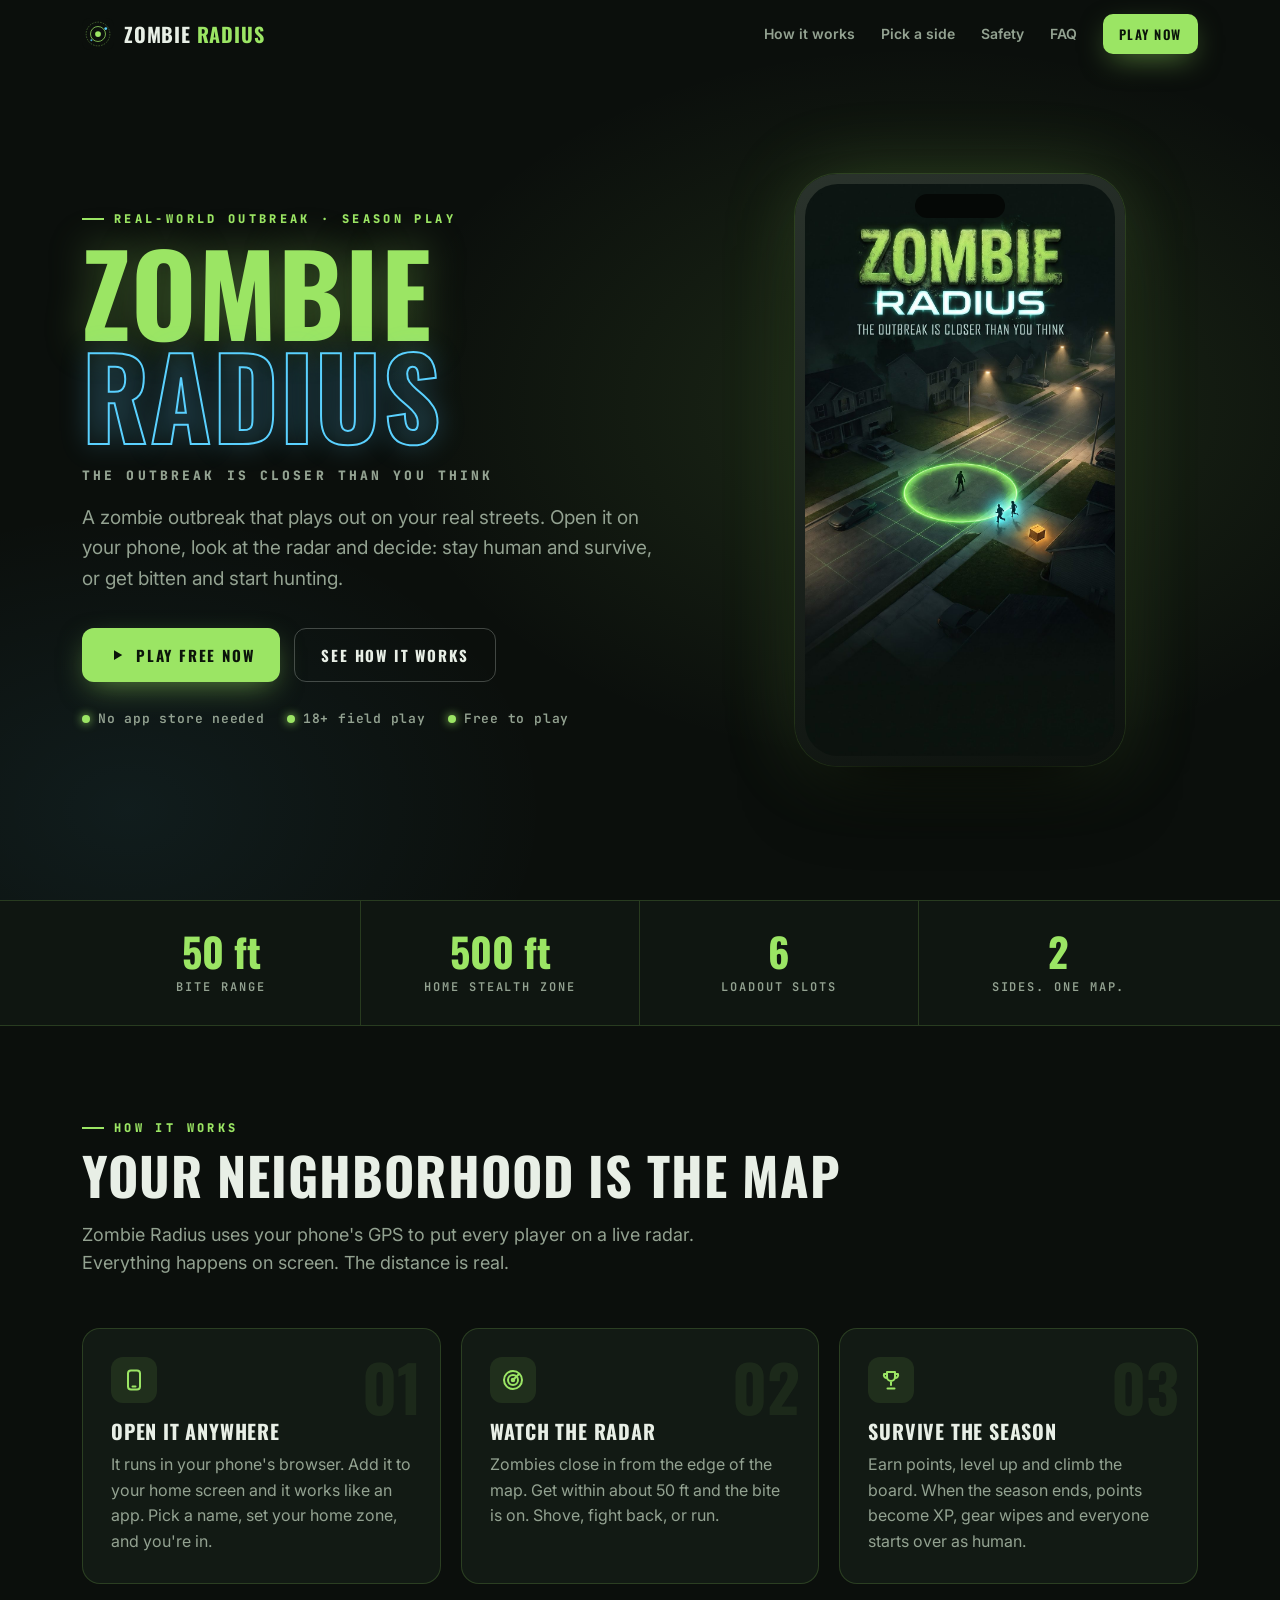
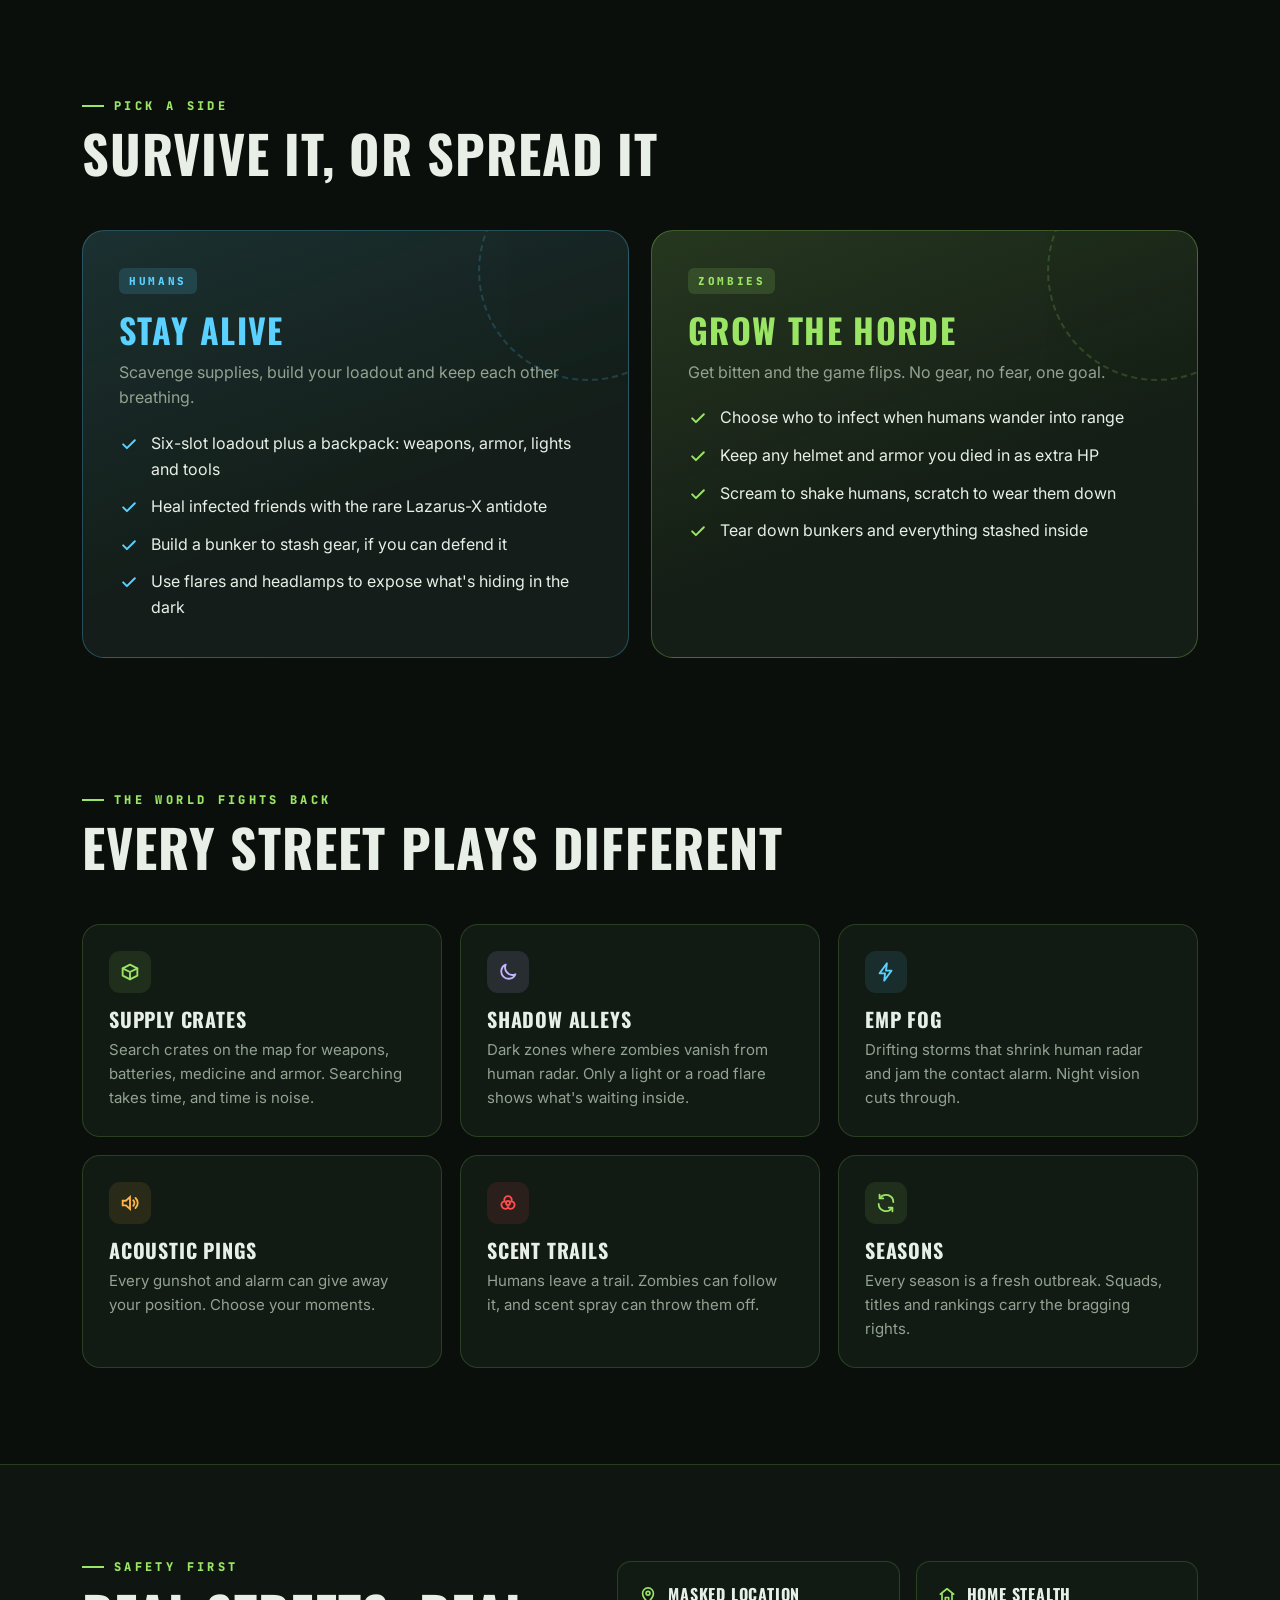
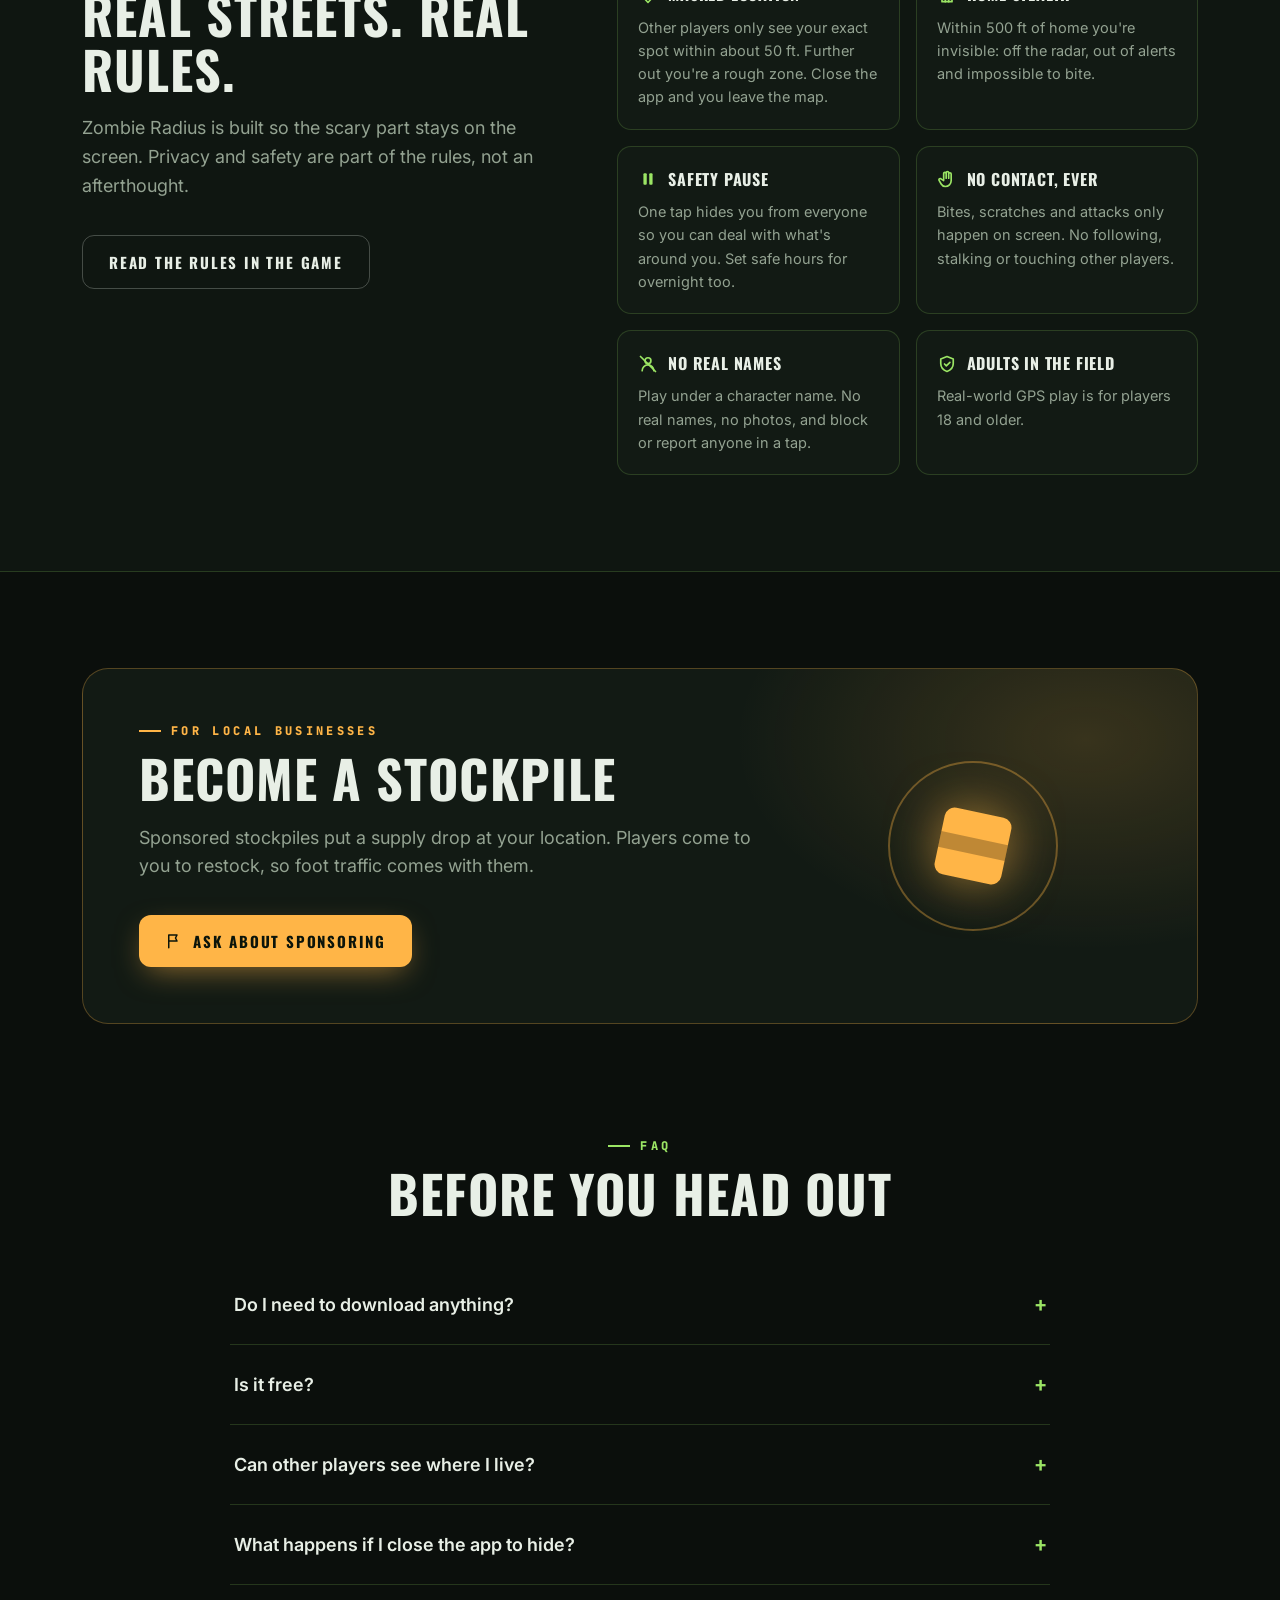
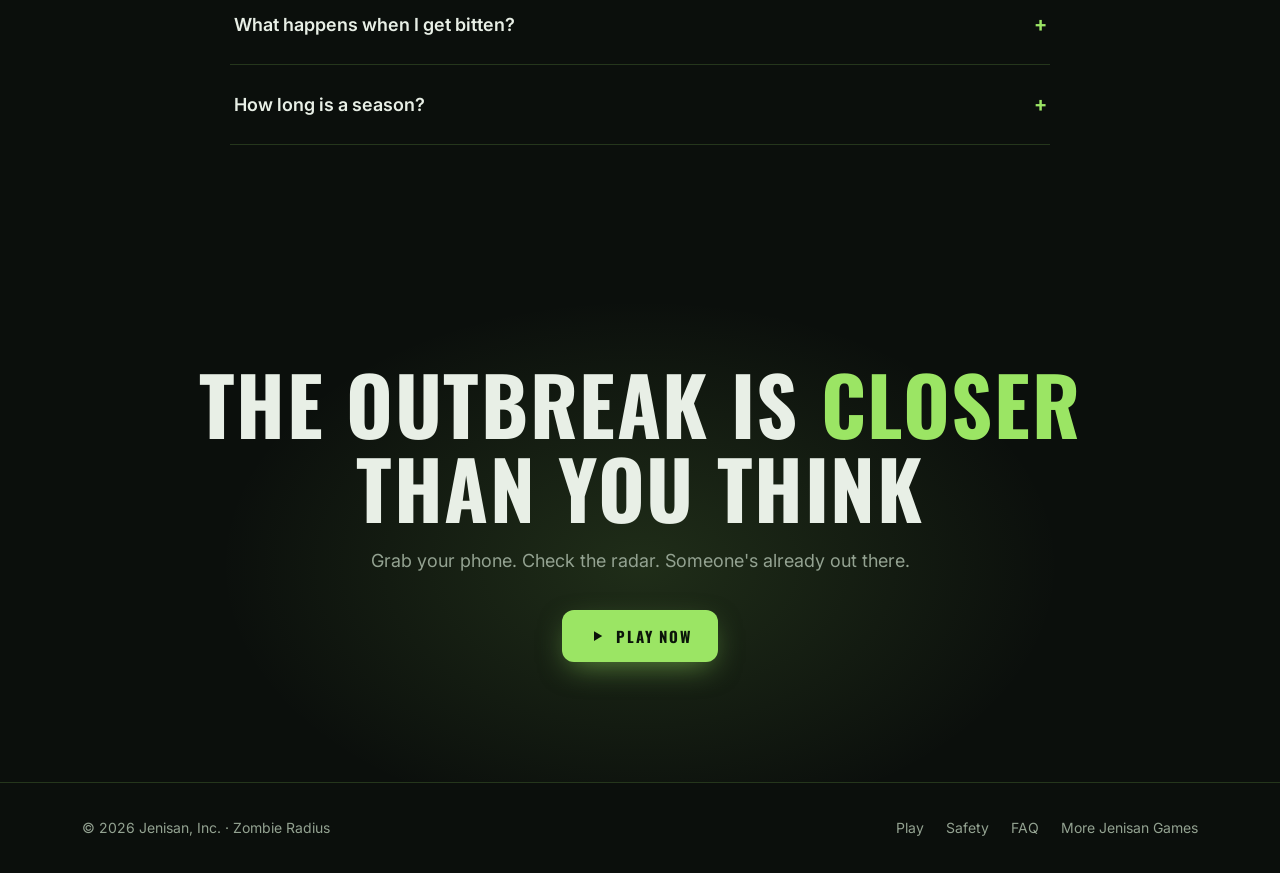
<file: landing/index.html>
<!DOCTYPE html>
<html lang="en">
<head>
<meta charset="utf-8">
<meta name="viewport" content="width=device-width, initial-scale=1, viewport-fit=cover">
<title>Zombie Radius: The outbreak is closer than you think</title>
<meta name="description" content="Zombie Radius is a real-world zombie outbreak played on your phone. Survive as a human, hunt as a zombie, and fight for your neighborhood every season.">
<meta name="theme-color" content="#0b0f0c">
<meta property="og:title" content="Zombie Radius">
<meta property="og:description" content="A real-world zombie outbreak played on your phone. The outbreak is closer than you think.">
<meta property="og:image" content="https://zombieradius.com/splash.jpg">
<meta property="og:url" content="https://zombieradius.com/">
<meta name="twitter:card" content="summary_large_image">
<link rel="canonical" href="https://zombieradius.com/">
<link rel="icon" href="/icon.svg" type="image/svg+xml">
<link rel="apple-touch-icon" href="/apple-touch-icon.png">
<link rel="preconnect" href="https://fonts.googleapis.com">
<link rel="preconnect" href="https://fonts.gstatic.com" crossorigin>
<link href="https://fonts.googleapis.com/css2?family=Oswald:wght@500;700&family=Inter:wght@400;500;600;700;800&family=JetBrains+Mono:wght@600;800&display=swap" rel="stylesheet">
<style>
:root{
  --bg:#0b0f0c; --bg2:#0f1611; --panel:#121a14; --line:rgba(155,229,100,.18);
  --rot:#9be564; --rot-dim:#5d8a3c; --human:#5ad1ff; --warn:#ffb547; --blood:#ff4d4d;
  --text:#e8efe6; --dim:#93a291;
  --f-head:'Oswald',system-ui,sans-serif; --f-body:'Inter',system-ui,sans-serif; --f-mono:'JetBrains Mono',ui-monospace,monospace;
  --wrap:1160px;
}
*{box-sizing:border-box}
html{scroll-behavior:smooth}
body{margin:0;background:var(--bg);color:var(--text);font:16px/1.6 var(--f-body);-webkit-font-smoothing:antialiased}
a{color:inherit}
img{max-width:100%;display:block}
.wrap{max-width:var(--wrap);margin:0 auto;padding:0 22px}
h1,h2,h3{font-family:var(--f-head);text-transform:uppercase;letter-spacing:.02em;line-height:1.05;margin:0}
h2{font-size:clamp(32px,5vw,52px)}
h3{font-size:20px;letter-spacing:.04em}
.eyebrow{font:800 12px/1 var(--f-mono);letter-spacing:.28em;text-transform:uppercase;color:var(--rot);margin-bottom:14px;display:flex;align-items:center;gap:10px}
.eyebrow::before{content:"";width:22px;height:2px;background:currentColor}
.lede{color:var(--dim);font-size:18px;max-width:620px;margin:18px 0 0}
section{padding:96px 0;position:relative}

/* nav */
.nav{position:fixed;top:0;left:0;right:0;z-index:50;transition:background .3s,border-color .3s;border-bottom:1px solid transparent}
.nav.solid{background:rgba(11,15,12,.86);backdrop-filter:blur(12px);-webkit-backdrop-filter:blur(12px);border-color:var(--line)}
.nav .wrap{display:flex;align-items:center;justify-content:space-between;height:68px;padding-top:env(safe-area-inset-top,0)}
.brand{display:flex;align-items:center;gap:10px;text-decoration:none;font:700 20px var(--f-head);text-transform:uppercase;letter-spacing:.04em}
.brand img{width:32px;height:32px;border-radius:8px}
.brand b{color:var(--rot)}
.links{display:flex;gap:26px;align-items:center}
.links a{text-decoration:none;font-size:14px;font-weight:600;color:var(--dim)}
.links a:hover{color:var(--text)}
@media (max-width:820px){.links a:not(.btn){display:none}}

/* buttons */
.btn{display:inline-flex;align-items:center;justify-content:center;gap:10px;font:700 15px var(--f-head);letter-spacing:.12em;text-transform:uppercase;
  text-decoration:none;padding:15px 26px;border-radius:12px;background:var(--rot);color:#0b140a!important;border:0;cursor:pointer;
  box-shadow:0 0 0 0 rgba(155,229,100,.5),0 10px 30px -8px rgba(155,229,100,.55);transition:transform .15s,box-shadow .2s}
.btn:hover{transform:translateY(-2px);box-shadow:0 0 0 6px rgba(155,229,100,.12),0 14px 34px -8px rgba(155,229,100,.6)}
.btn.sm{padding:10px 16px;font-size:13px;border-radius:10px}
.btn.ghost{background:transparent;color:var(--text)!important;border:1px solid rgba(232,239,230,.25);box-shadow:none}
.btn.ghost:hover{border-color:var(--rot);color:var(--rot)!important}
.btn svg{width:18px;height:18px}

/* hero */
.hero{min-height:100vh;min-height:100svh;display:flex;align-items:center;padding:110px 0 70px;overflow:hidden;
  background:radial-gradient(900px 600px at 72% 45%,rgba(155,229,100,.12),transparent 60%),radial-gradient(700px 500px at 10% 90%,rgba(90,209,255,.07),transparent 60%),var(--bg)}
.hero .grid{display:grid;grid-template-columns:1.1fr .9fr;gap:60px;align-items:center}
.hero h1{font-size:clamp(56px,9vw,112px);line-height:.92;letter-spacing:.01em}
.hero h1 .z{color:var(--rot);text-shadow:0 0 40px rgba(155,229,100,.35)}
.hero h1 .r{display:block;color:transparent;-webkit-text-stroke:2px var(--human);text-shadow:0 0 28px rgba(90,209,255,.25)}
.tag{font:800 13px/1.4 var(--f-mono);letter-spacing:.24em;text-transform:uppercase;color:var(--dim);margin-top:22px}
.hero p.lede{font-size:19px}
.cta{display:flex;gap:14px;flex-wrap:wrap;margin-top:34px}
.meta{display:flex;gap:22px;flex-wrap:wrap;margin-top:28px;font:600 13px var(--f-mono);color:var(--dim);letter-spacing:.06em}
.meta span{display:flex;align-items:center;gap:8px}
.meta i{width:8px;height:8px;border-radius:50%;background:var(--rot);box-shadow:0 0 10px var(--rot)}

.phone{position:relative;justify-self:center;width:min(330px,80vw);aspect-ratio:1080/1935;border-radius:42px;padding:10px;
  background:linear-gradient(160deg,#2a332c,#0d120e);box-shadow:0 40px 80px -30px #000,0 0 0 1px rgba(155,229,100,.15),0 0 80px -10px rgba(155,229,100,.25)}
.phone img{width:100%;height:100%;object-fit:cover;border-radius:33px}
.phone::after{content:"";position:absolute;top:20px;left:50%;transform:translateX(-50%);width:90px;height:24px;border-radius:14px;background:#050806}
.pulse{position:absolute;left:50%;top:58%;width:60%;aspect-ratio:1;transform:translate(-50%,-50%);border-radius:50%;pointer-events:none}
.pulse::before,.pulse::after{content:"";position:absolute;inset:0;border-radius:50%;border:2px solid var(--rot);animation:ping 3.2s ease-out infinite;opacity:0}
.pulse::after{animation-delay:1.6s}
@keyframes ping{0%{transform:scale(.3);opacity:.9}100%{transform:scale(2.4);opacity:0}}
@media (max-width:900px){
  .hero .grid{grid-template-columns:1fr;gap:50px;text-align:center}
  .hero .eyebrow,.cta,.meta{justify-content:center}
  .hero p.lede{margin-left:auto;margin-right:auto}
}

/* stat strip */
.strip{padding:0;border-top:1px solid var(--line);border-bottom:1px solid var(--line);background:var(--bg2)}
.strip .wrap{display:grid;grid-template-columns:repeat(4,1fr)}
.stat{padding:30px 18px;text-align:center;border-right:1px solid var(--line)}
.stat:last-child{border-right:0}
.stat b{display:block;font:700 40px/1 var(--f-head);color:var(--rot)}
.stat span{display:block;margin-top:8px;font:600 12px var(--f-mono);letter-spacing:.16em;text-transform:uppercase;color:var(--dim)}
@media (max-width:700px){.strip .wrap{grid-template-columns:1fr 1fr}.stat:nth-child(2){border-right:0}.stat:nth-child(-n+2){border-bottom:1px solid var(--line)}}

/* steps */
.steps{display:grid;grid-template-columns:repeat(3,1fr);gap:20px;margin-top:50px;counter-reset:s}
.step{background:var(--panel);border:1px solid var(--line);border-radius:18px;padding:28px;position:relative;overflow:hidden}
.step::before{counter-increment:s;content:"0" counter(s);position:absolute;right:18px;top:10px;font:700 64px var(--f-head);color:rgba(155,229,100,.08)}
.step .ic{width:46px;height:46px;border-radius:12px;display:grid;place-items:center;background:rgba(155,229,100,.1);color:var(--rot);margin-bottom:18px}
.step .ic svg{width:24px;height:24px}
.step p{color:var(--dim);margin:10px 0 0}
@media (max-width:820px){.steps{grid-template-columns:1fr}}

/* sides */
.sides{display:grid;grid-template-columns:1fr 1fr;gap:22px;margin-top:50px}
.side{border-radius:22px;padding:36px;position:relative;overflow:hidden;border:1px solid}
.side.h{background:linear-gradient(160deg,rgba(90,209,255,.12),rgba(90,209,255,.02) 60%),var(--panel);border-color:rgba(90,209,255,.28)}
.side.z{background:linear-gradient(160deg,rgba(155,229,100,.14),rgba(155,229,100,.02) 60%),var(--panel);border-color:rgba(155,229,100,.3)}
.side .badge{display:inline-block;font:800 11px var(--f-mono);letter-spacing:.24em;padding:6px 10px;border-radius:6px;margin-bottom:18px}
.side.h .badge{background:rgba(90,209,255,.15);color:var(--human)}
.side.z .badge{background:rgba(155,229,100,.15);color:var(--rot)}
.side h3{font-size:34px}
.side.h h3{color:var(--human)} .side.z h3{color:var(--rot)}
.side p{color:var(--dim);margin:12px 0 20px}
.side ul{list-style:none;padding:0;margin:0;display:grid;gap:12px}
.side li{display:flex;gap:12px;align-items:flex-start}
.side li svg{flex:none;width:20px;height:20px;margin-top:3px}
.side.h li svg{color:var(--human)} .side.z li svg{color:var(--rot)}
.side .ring{position:absolute;right:-70px;top:-70px;width:220px;height:220px;border-radius:50%;border:2px dashed;opacity:.18}
.side.h .ring{border-color:var(--human)} .side.z .ring{border-color:var(--rot)}
@media (max-width:820px){.sides{grid-template-columns:1fr}}

/* features */
.feats{display:grid;grid-template-columns:repeat(3,1fr);gap:18px;margin-top:50px}
.feat{background:var(--panel);border:1px solid var(--line);border-radius:18px;padding:26px;transition:border-color .2s,transform .2s}
.feat:hover{border-color:rgba(155,229,100,.45);transform:translateY(-3px)}
.feat .ic{width:42px;height:42px;border-radius:11px;display:grid;place-items:center;margin-bottom:16px}
.feat .ic svg{width:22px;height:22px}
.feat p{color:var(--dim);margin:8px 0 0;font-size:15px}
.c-g{background:rgba(155,229,100,.1);color:var(--rot)} .c-b{background:rgba(90,209,255,.1);color:var(--human)}
.c-a{background:rgba(255,181,71,.1);color:var(--warn)} .c-p{background:rgba(196,181,253,.12);color:#c4b5fd} .c-r{background:rgba(255,77,77,.1);color:var(--blood)}
@media (max-width:960px){.feats{grid-template-columns:1fr 1fr}}
@media (max-width:620px){.feats{grid-template-columns:1fr}}

/* safety */
.safety{background:var(--bg2);border-top:1px solid var(--line);border-bottom:1px solid var(--line)}
.safety .grid{display:grid;grid-template-columns:.9fr 1.1fr;gap:60px;align-items:start}
.checks{display:grid;grid-template-columns:1fr 1fr;gap:16px}
.check{padding:20px;border-radius:14px;background:var(--panel);border:1px solid var(--line)}
.check b{display:flex;align-items:center;gap:10px;font-family:var(--f-head);text-transform:uppercase;letter-spacing:.05em;font-size:16px}
.check b svg{width:20px;height:20px;color:var(--rot);flex:none}
.check p{margin:8px 0 0;color:var(--dim);font-size:14.5px}
@media (max-width:900px){.safety .grid{grid-template-columns:1fr;gap:40px}}
@media (max-width:560px){.checks{grid-template-columns:1fr}}

/* sponsors */
.sponsor{border-radius:26px;padding:56px;display:grid;grid-template-columns:1.3fr .7fr;gap:40px;align-items:center;
  background:radial-gradient(500px 300px at 90% 20%,rgba(255,181,71,.16),transparent 70%),var(--panel);border:1px solid rgba(255,181,71,.28)}
.sponsor .eyebrow{color:var(--warn)}
.sponsor .crate{justify-self:center;width:170px;aspect-ratio:1;position:relative}
.sponsor .crate .box{position:absolute;inset:30%;background:var(--warn);border-radius:10px;box-shadow:0 0 50px rgba(255,181,71,.6);transform:rotate(12deg)}
.sponsor .crate .box::after{content:"";position:absolute;inset:38% 0;background:rgba(0,0,0,.25)}
.sponsor .crate .r{position:absolute;inset:0;border-radius:50%;border:2px solid var(--warn);opacity:.35;animation:ping 3s ease-out infinite}
@media (max-width:820px){.sponsor{grid-template-columns:1fr;padding:34px;text-align:left}.sponsor .crate{display:none}}

/* faq */
.faq{max-width:820px;margin:44px auto 0}
details{border-bottom:1px solid var(--line);padding:20px 4px}
summary{cursor:pointer;list-style:none;display:flex;justify-content:space-between;align-items:center;gap:20px;font:600 18px var(--f-body)}
summary::-webkit-details-marker{display:none}
summary::after{content:"+";font:500 26px var(--f-head);color:var(--rot);transition:transform .2s}
details[open] summary::after{transform:rotate(45deg)}
details p{color:var(--dim);margin:12px 0 0}

/* final cta */
.final{text-align:center;padding:120px 0;overflow:hidden;
  background:radial-gradient(600px 380px at 50% 60%,rgba(155,229,100,.14),transparent 70%),var(--bg)}
.final h2{font-size:clamp(40px,7vw,80px)}
.final h2 span{color:var(--rot)}
.final .lede{margin-left:auto;margin-right:auto}
.final .cta{justify-content:center}
.final .pulse{top:50%;width:420px;max-width:90vw;z-index:0}
.final .wrap{position:relative;z-index:1}

footer{border-top:1px solid var(--line);padding:34px 0 calc(34px + env(safe-area-inset-bottom,0));color:var(--dim);font-size:14px}
footer .wrap{display:flex;justify-content:space-between;gap:20px;flex-wrap:wrap;align-items:center}
footer nav{display:flex;gap:22px;flex-wrap:wrap}
footer a{text-decoration:none} footer a:hover{color:var(--rot)}

@media (max-width:560px){
  .eyebrow{letter-spacing:.18em}
  .hero .eyebrow::before{display:none}
  .tag{letter-spacing:.14em;font-size:12px}
  .cta .btn{width:100%}
  section{padding:72px 0}
  .final h2{font-size:38px}
}
.reveal{opacity:0;transform:translateY(24px);transition:opacity .7s ease,transform .7s ease}
.reveal.in{opacity:1;transform:none}
@media (prefers-reduced-motion:reduce){.reveal{opacity:1;transform:none;transition:none}.pulse::before,.pulse::after,.sponsor .crate .r{animation:none}}
</style>
</head>
<body>

<svg width="0" height="0" style="position:absolute" aria-hidden="true">
  <symbol id="i-check" viewBox="0 0 24 24" fill="none" stroke="currentColor" stroke-width="2.4" stroke-linecap="round" stroke-linejoin="round"><path d="M5 12.5l4.5 4.5L19 7.5"/></symbol>
  <symbol id="i-play" viewBox="0 0 24 24" fill="currentColor"><path d="M8 5.5v13l11-6.5z"/></symbol>
  <symbol id="i-phone" viewBox="0 0 24 24" fill="none" stroke="currentColor" stroke-width="2" stroke-linecap="round"><rect x="6" y="2.5" width="12" height="19" rx="3"/><path d="M10.5 18.5h3"/></symbol>
  <symbol id="i-radar" viewBox="0 0 24 24" fill="none" stroke="currentColor" stroke-width="2" stroke-linecap="round"><circle cx="12" cy="12" r="9"/><circle cx="12" cy="12" r="5"/><circle cx="12" cy="12" r="1.3" fill="currentColor"/><path d="M12 12l6-6"/></symbol>
  <symbol id="i-trophy" viewBox="0 0 24 24" fill="none" stroke="currentColor" stroke-width="2" stroke-linecap="round" stroke-linejoin="round"><path d="M8 4h8v5a4 4 0 0 1-8 0zM8 6H5a3 3 0 0 0 3 4M16 6h3a3 3 0 0 1-3 4M12 13v4M8.5 20.5h7"/></symbol>
  <symbol id="i-gear" viewBox="0 0 24 24" fill="none" stroke="currentColor" stroke-width="2" stroke-linecap="round" stroke-linejoin="round"><path d="M4 8l8-4 8 4v8l-8 4-8-4z"/><path d="M4 8l8 4 8-4M12 12v8"/></symbol>
  <symbol id="i-moon" viewBox="0 0 24 24" fill="none" stroke="currentColor" stroke-width="2" stroke-linecap="round" stroke-linejoin="round"><path d="M20 14.5A8 8 0 0 1 9.5 4a8 8 0 1 0 10.5 10.5z"/></symbol>
  <symbol id="i-bolt" viewBox="0 0 24 24" fill="none" stroke="currentColor" stroke-width="2" stroke-linecap="round" stroke-linejoin="round"><path d="M13 2.5L5 13.5h6l-1 8 8-11h-6z"/></symbol>
  <symbol id="i-home" viewBox="0 0 24 24" fill="none" stroke="currentColor" stroke-width="2" stroke-linecap="round" stroke-linejoin="round"><path d="M4 11l8-6.5 8 6.5M6 9.5V20h12V9.5"/><path d="M10 20v-5h4v5"/></symbol>
  <symbol id="i-cycle" viewBox="0 0 24 24" fill="none" stroke="currentColor" stroke-width="2" stroke-linecap="round" stroke-linejoin="round"><path d="M20 11a8 8 0 0 0-14.5-4.5M4 13a8 8 0 0 0 14.5 4.5"/><path d="M5 3v4h4M19 21v-4h-4"/></symbol>
  <symbol id="i-sound" viewBox="0 0 24 24" fill="none" stroke="currentColor" stroke-width="2" stroke-linecap="round"><path d="M4 9.5v5h3.5L12 18.5v-13L7.5 9.5z"/><path d="M15.5 9a4 4 0 0 1 0 6M18 6.5a7.5 7.5 0 0 1 0 11"/></symbol>
  <symbol id="i-shield" viewBox="0 0 24 24" fill="none" stroke="currentColor" stroke-width="2" stroke-linecap="round" stroke-linejoin="round"><path d="M12 3l7.5 3v5.5c0 4.5-3.2 8-7.5 9.5-4.3-1.5-7.5-5-7.5-9.5V6z"/><path d="M9 12l2.2 2.2L15.5 10"/></symbol>
  <symbol id="i-pin" viewBox="0 0 24 24" fill="none" stroke="currentColor" stroke-width="2" stroke-linecap="round" stroke-linejoin="round"><path d="M12 21s-6.5-6-6.5-11a6.5 6.5 0 0 1 13 0c0 5-6.5 11-6.5 11z"/><circle cx="12" cy="10" r="2.3"/></symbol>
  <symbol id="i-pause" viewBox="0 0 24 24" fill="currentColor"><rect x="6.5" y="5" width="4" height="14" rx="1.2"/><rect x="13.5" y="5" width="4" height="14" rx="1.2"/></symbol>
  <symbol id="i-mask" viewBox="0 0 24 24" fill="none" stroke="currentColor" stroke-width="2" stroke-linecap="round" stroke-linejoin="round"><circle cx="12" cy="8" r="3.5"/><path d="M5 20a7 7 0 0 1 14 0"/><path d="M3 3l18 18"/></symbol>
  <symbol id="i-flag" viewBox="0 0 24 24" fill="none" stroke="currentColor" stroke-width="2" stroke-linecap="round" stroke-linejoin="round"><path d="M5 21V4M5 4h11l-2 4 2 4H5"/></symbol>
  <symbol id="i-hand" viewBox="0 0 24 24" fill="none" stroke="currentColor" stroke-width="2" stroke-linecap="round" stroke-linejoin="round"><path d="M8 13V5.5a1.5 1.5 0 0 1 3 0V11M11 10V4.5a1.5 1.5 0 0 1 3 0V11M14 10.5V6a1.5 1.5 0 0 1 3 0v8a7 7 0 0 1-7 7 6 6 0 0 1-5-3l-2.5-4.3a1.5 1.5 0 0 1 2.6-1.5L8 14"/></symbol>
  <symbol id="i-biohaz" viewBox="0 0 24 24" fill="none" stroke="currentColor" stroke-width="2" stroke-linecap="round"><circle cx="12" cy="12" r="2.2"/><path d="M12 4.5a4 4 0 0 1 3.5 6M12 4.5a4 4 0 0 0-3.5 6M5.5 16.2a4 4 0 0 1 3-6.2M5.5 16.2a4 4 0 0 0 7 .3M18.5 16.2a4 4 0 0 0-3-6.2M18.5 16.2a4 4 0 0 1-7 .3"/></symbol>
</svg>

<header class="nav" id="nav">
  <div class="wrap">
    <a class="brand" href="#top"><img src="/icon.svg" alt=""><span>Zombie <b>Radius</b></span></a>
    <nav class="links">
      <a href="#how">How it works</a>
      <a href="#sides">Pick a side</a>
      <a href="#safety">Safety</a>
      <a href="#faq">FAQ</a>
      <a class="btn sm" href="https://game.zombieradius.com/">Play now</a>
    </nav>
  </div>
</header>

<main id="top">
<section class="hero">
  <div class="wrap grid">
    <div>
      <div class="eyebrow">Real-world outbreak · Season play</div>
      <h1><span class="z">Zombie</span><span class="r">Radius</span></h1>
      <div class="tag">The outbreak is closer than you think</div>
      <p class="lede">A zombie outbreak that plays out on your real streets. Open it on your phone, look at the radar and decide: stay human and survive, or get bitten and start hunting.</p>
      <div class="cta">
        <a class="btn" href="https://game.zombieradius.com/"><svg><use href="#i-play"/></svg>Play free now</a>
        <a class="btn ghost" href="#how">See how it works</a>
      </div>
      <div class="meta"><span><i></i>No app store needed</span><span><i></i>18+ field play</span><span><i></i>Free to play</span></div>
    </div>
    <div class="phone reveal"><img src="/splash.jpg" alt="Zombie Radius game art: a zombie's green bite radius closing in on two survivors on a suburban street at night"><div class="pulse"></div></div>
  </div>
</section>

<section class="strip" aria-label="Key numbers">
  <div class="wrap">
    <div class="stat"><b>50 ft</b><span>Bite range</span></div>
    <div class="stat"><b>500 ft</b><span>Home stealth zone</span></div>
    <div class="stat"><b>6</b><span>Loadout slots</span></div>
    <div class="stat"><b>2</b><span>Sides. One map.</span></div>
  </div>
</section>

<section id="how">
  <div class="wrap">
    <div class="eyebrow">How it works</div>
    <h2>Your neighborhood is the map</h2>
    <p class="lede">Zombie Radius uses your phone's GPS to put every player on a live radar. Everything happens on screen. The distance is real.</p>
    <div class="steps">
      <div class="step reveal"><div class="ic"><svg><use href="#i-phone"/></svg></div><h3>Open it anywhere</h3><p>It runs in your phone's browser. Add it to your home screen and it works like an app. Pick a name, set your home zone, and you're in.</p></div>
      <div class="step reveal"><div class="ic"><svg><use href="#i-radar"/></svg></div><h3>Watch the radar</h3><p>Zombies close in from the edge of the map. Get within about 50 ft and the bite is on. Shove, fight back, or run.</p></div>
      <div class="step reveal"><div class="ic"><svg><use href="#i-trophy"/></svg></div><h3>Survive the season</h3><p>Earn points, level up and climb the board. When the season ends, points become XP, gear wipes and everyone starts over as human.</p></div>
    </div>
  </div>
</section>

<section id="sides" style="padding-top:20px">
  <div class="wrap">
    <div class="eyebrow">Pick a side</div>
    <h2>Survive it, or spread it</h2>
    <div class="sides">
      <div class="side h reveal"><div class="ring"></div>
        <span class="badge">HUMANS</span><h3>Stay alive</h3>
        <p>Scavenge supplies, build your loadout and keep each other breathing.</p>
        <ul>
          <li><svg><use href="#i-check"/></svg><span>Six-slot loadout plus a backpack: weapons, armor, lights and tools</span></li>
          <li><svg><use href="#i-check"/></svg><span>Heal infected friends with the rare Lazarus-X antidote</span></li>
          <li><svg><use href="#i-check"/></svg><span>Build a bunker to stash gear, if you can defend it</span></li>
          <li><svg><use href="#i-check"/></svg><span>Use flares and headlamps to expose what's hiding in the dark</span></li>
        </ul>
      </div>
      <div class="side z reveal"><div class="ring"></div>
        <span class="badge">ZOMBIES</span><h3>Grow the horde</h3>
        <p>Get bitten and the game flips. No gear, no fear, one goal.</p>
        <ul>
          <li><svg><use href="#i-check"/></svg><span>Choose who to infect when humans wander into range</span></li>
          <li><svg><use href="#i-check"/></svg><span>Keep any helmet and armor you died in as extra HP</span></li>
          <li><svg><use href="#i-check"/></svg><span>Scream to shake humans, scratch to wear them down</span></li>
          <li><svg><use href="#i-check"/></svg><span>Tear down bunkers and everything stashed inside</span></li>
        </ul>
      </div>
    </div>
  </div>
</section>

<section id="features" style="padding-top:40px">
  <div class="wrap">
    <div class="eyebrow">The world fights back</div>
    <h2>Every street plays different</h2>
    <div class="feats">
      <div class="feat reveal"><div class="ic c-g"><svg><use href="#i-gear"/></svg></div><h3>Supply crates</h3><p>Search crates on the map for weapons, batteries, medicine and armor. Searching takes time, and time is noise.</p></div>
      <div class="feat reveal"><div class="ic c-p"><svg><use href="#i-moon"/></svg></div><h3>Shadow Alleys</h3><p>Dark zones where zombies vanish from human radar. Only a light or a road flare shows what's waiting inside.</p></div>
      <div class="feat reveal"><div class="ic c-b"><svg><use href="#i-bolt"/></svg></div><h3>EMP fog</h3><p>Drifting storms that shrink human radar and jam the contact alarm. Night vision cuts through.</p></div>
      <div class="feat reveal"><div class="ic c-a"><svg><use href="#i-sound"/></svg></div><h3>Acoustic pings</h3><p>Every gunshot and alarm can give away your position. Choose your moments.</p></div>
      <div class="feat reveal"><div class="ic c-r"><svg><use href="#i-biohaz"/></svg></div><h3>Scent trails</h3><p>Humans leave a trail. Zombies can follow it, and scent spray can throw them off.</p></div>
      <div class="feat reveal"><div class="ic c-g"><svg><use href="#i-cycle"/></svg></div><h3>Seasons</h3><p>Every season is a fresh outbreak. Squads, titles and rankings carry the bragging rights.</p></div>
    </div>
  </div>
</section>

<section class="safety" id="safety">
  <div class="wrap grid">
    <div>
      <div class="eyebrow">Safety first</div>
      <h2>Real streets. Real rules.</h2>
      <p class="lede">Zombie Radius is built so the scary part stays on the screen. Privacy and safety are part of the rules, not an afterthought.</p>
      <div class="cta"><a class="btn ghost" href="https://game.zombieradius.com/">Read the rules in the game</a></div>
    </div>
    <div class="checks">
      <div class="check reveal"><b><svg><use href="#i-pin"/></svg>Masked location</b><p>Other players only see your exact spot within about 50 ft. Further out you're a rough zone. Close the app and you leave the map.</p></div>
      <div class="check reveal"><b><svg><use href="#i-home"/></svg>Home stealth</b><p>Within 500 ft of home you're invisible: off the radar, out of alerts and impossible to bite.</p></div>
      <div class="check reveal"><b><svg><use href="#i-pause"/></svg>Safety pause</b><p>One tap hides you from everyone so you can deal with what's around you. Set safe hours for overnight too.</p></div>
      <div class="check reveal"><b><svg><use href="#i-hand"/></svg>No contact, ever</b><p>Bites, scratches and attacks only happen on screen. No following, stalking or touching other players.</p></div>
      <div class="check reveal"><b><svg><use href="#i-mask"/></svg>No real names</b><p>Play under a character name. No real names, no photos, and block or report anyone in a tap.</p></div>
      <div class="check reveal"><b><svg><use href="#i-shield"/></svg>Adults in the field</b><p>Real-world GPS play is for players 18 and older.</p></div>
    </div>
  </div>
</section>

<section id="sponsors">
  <div class="wrap">
    <div class="sponsor reveal">
      <div>
        <div class="eyebrow">For local businesses</div>
        <h2>Become a stockpile</h2>
        <p class="lede">Sponsored stockpiles put a supply drop at your location. Players come to you to restock, so foot traffic comes with them.</p>
        <div class="cta"><a class="btn" style="background:var(--warn);box-shadow:0 10px 30px -8px rgba(255,181,71,.55)" href="mailto:?subject=Zombie%20Radius%20sponsored%20stockpile"><svg><use href="#i-flag"/></svg>Ask about sponsoring</a></div>
      </div>
      <div class="crate" aria-hidden="true"><div class="r"></div><div class="box"></div></div>
    </div>
  </div>
</section>

<section id="faq" style="padding-top:20px">
  <div class="wrap">
    <div class="eyebrow" style="justify-content:center">FAQ</div>
    <h2 style="text-align:center">Before you head out</h2>
    <div class="faq">
      <details><summary>Do I need to download anything?</summary><p>No. Zombie Radius runs in your phone's browser. For the best experience, use "Add to Home Screen" and it opens full screen like a regular app.</p></details>
      <details><summary>Is it free?</summary><p>Yes. Anything you can buy later is cosmetic only. It won't make you stronger.</p></details>
      <details><summary>Can other players see where I live?</summary><p>No. Set your home zone and you're hidden within 500 ft of it. Outside that, others only see your exact position when they're within about 50 ft.</p></details>
      <details><summary>What happens if I close the app to hide?</summary><p>You drop off the map, but hiding has a cost. When you come back you're briefly vulnerable, and it's harsher if you bailed in the middle of a chase. Use safe hours or the safety pause for real breaks.</p></details>
      <details><summary>What happens when I get bitten?</summary><p>You turn. You lose your loadout but keep any helmet and armor as extra HP, and now you hunt. A human with an antidote can bring you back.</p></details>
      <details><summary>How long is a season?</summary><p>Each season runs as its own outbreak. When it ends, points turn into XP, gear and bunkers are wiped, and everyone starts human again.</p></details>
    </div>
  </div>
</section>

<section class="final">
  <div class="pulse"></div>
  <div class="wrap">
    <h2>The outbreak is <span>closer</span><br>than you think</h2>
    <p class="lede">Grab your phone. Check the radar. Someone's already out there.</p>
    <div class="cta"><a class="btn" href="https://game.zombieradius.com/"><svg><use href="#i-play"/></svg>Play now</a></div>
  </div>
</section>
</main>

<footer>
  <div class="wrap">
    <div>© <span id="yr">2026</span> Jenisan, Inc. · Zombie Radius</div>
    <nav><a href="https://game.zombieradius.com/">Play</a><a href="#safety">Safety</a><a href="#faq">FAQ</a><a href="https://games.jenisan.com">More Jenisan Games</a></nav>
  </div>
</footer>

<script>
document.getElementById('yr').textContent = new Date().getFullYear();
const nav = document.getElementById('nav');
const onScroll = () => nav.classList.toggle('solid', scrollY > 30);
addEventListener('scroll', onScroll, { passive: true }); onScroll();
const io = new IntersectionObserver(es => es.forEach(e => { if (e.isIntersecting) { e.target.classList.add('in'); io.unobserve(e.target); } }), { threshold: .15 });
document.querySelectorAll('.reveal').forEach((el, i) => { el.style.transitionDelay = (i % 3) * 80 + 'ms'; io.observe(el); });
</script>
</body>
</html>
</file>
